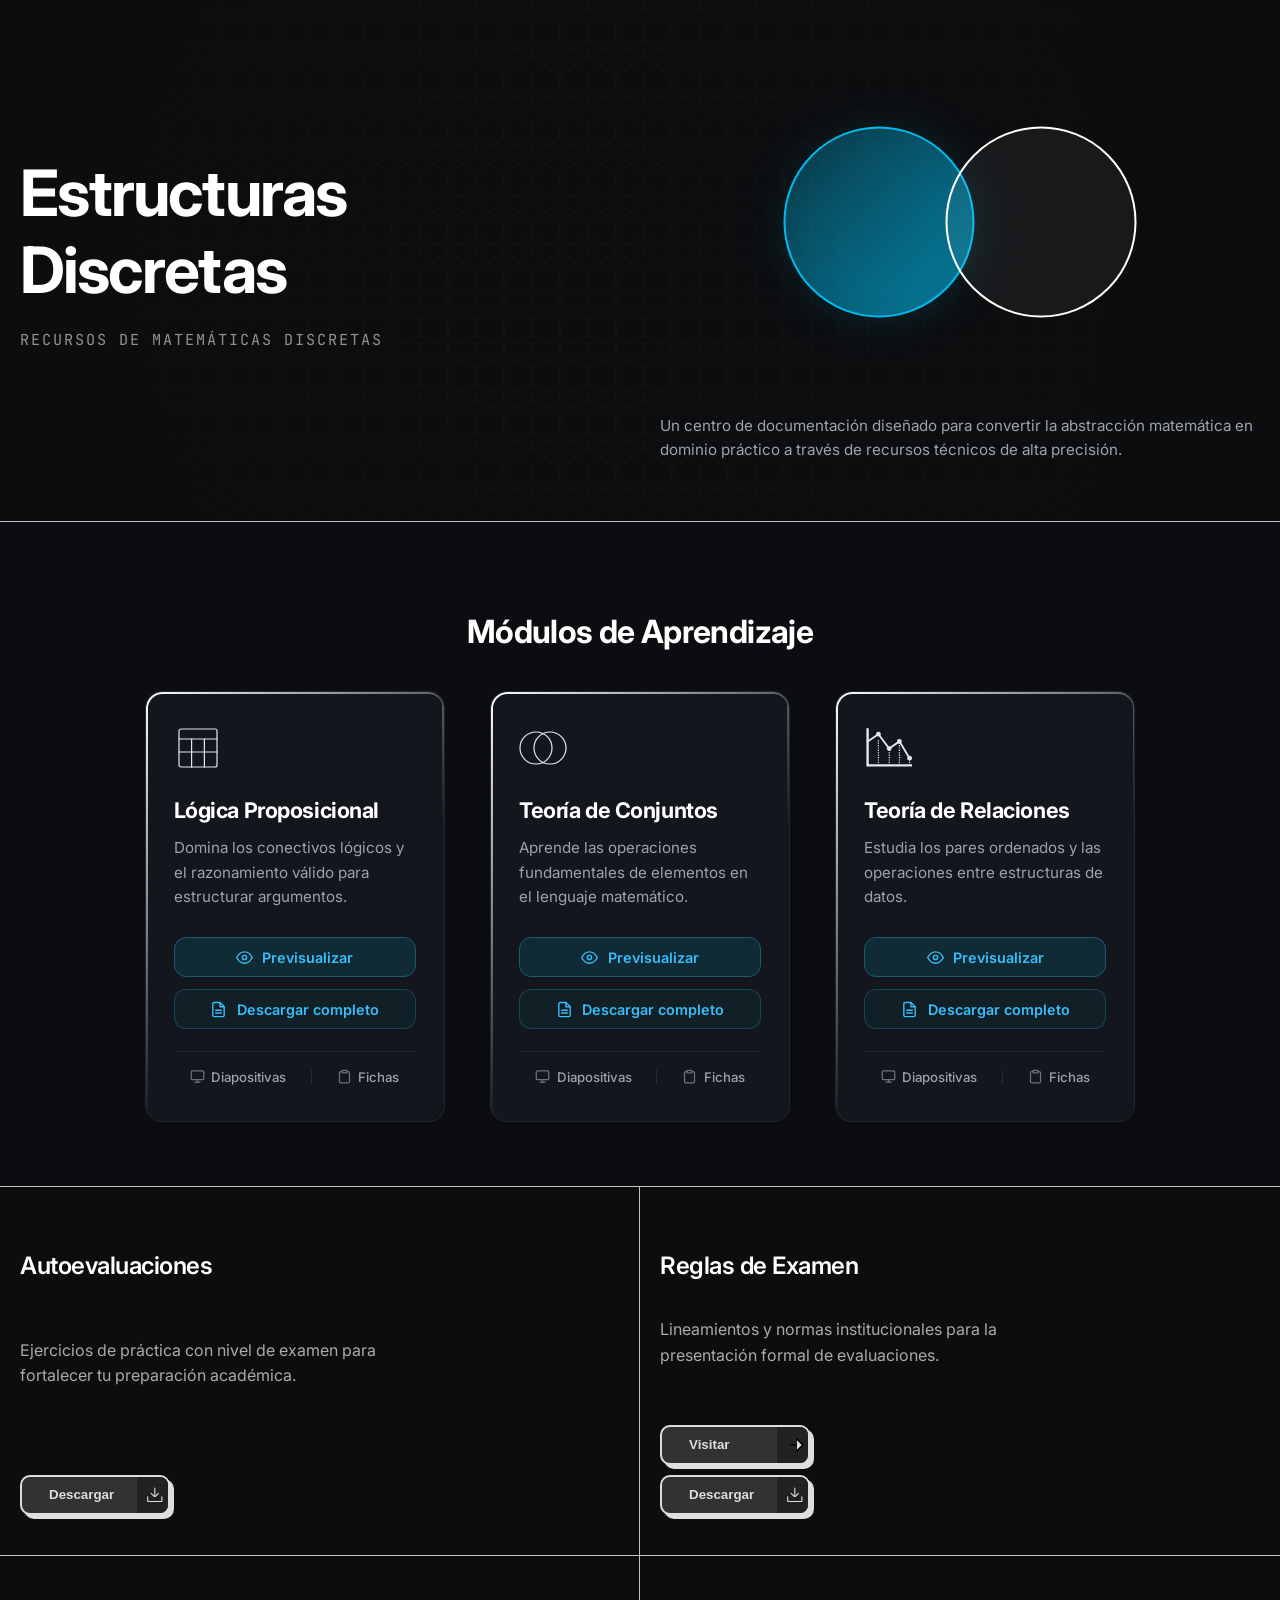
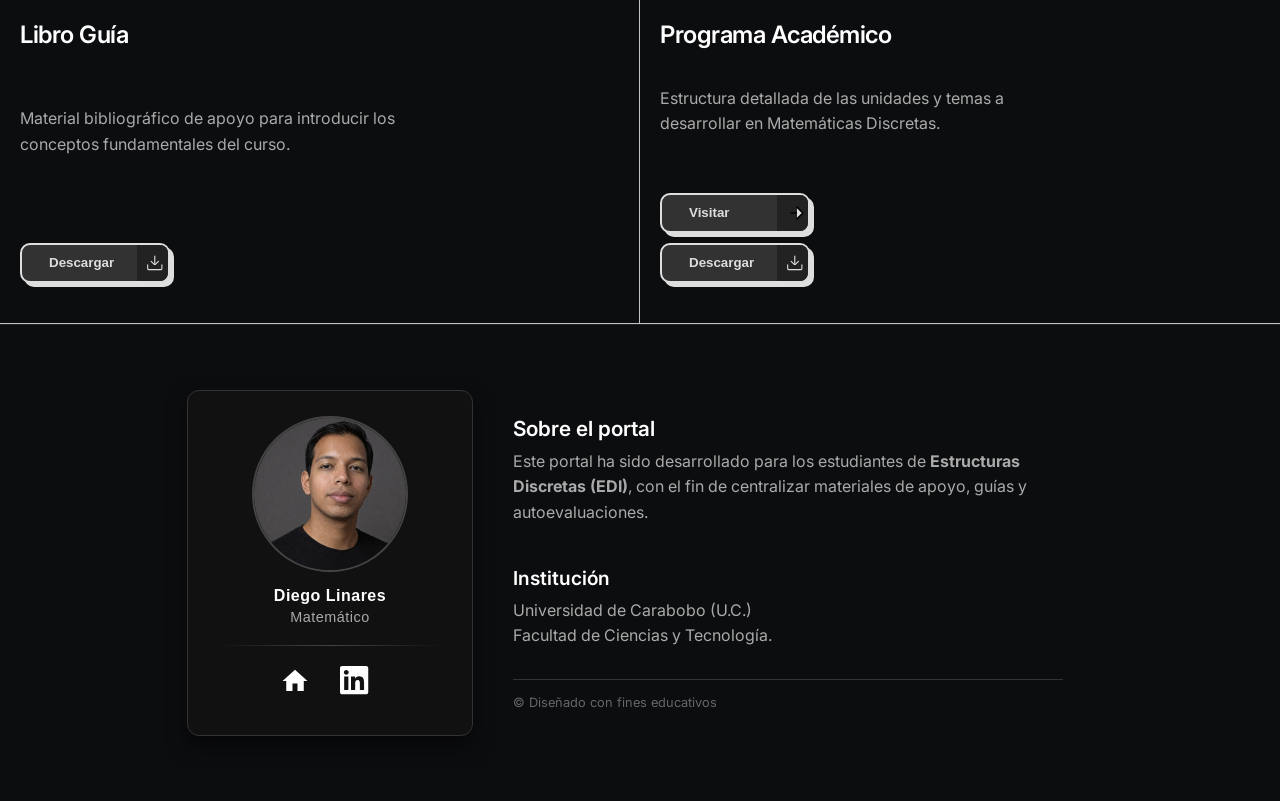
<file: index.html>
<!DOCTYPE html>
<html lang="es">

<head>
    <meta charset="UTF-8">
    <meta name="viewport" content="width=device-width, initial-scale=1.0">

    <title>Estructuras Discretas — Recursos de Matemáticas Discretas</title>
    <link rel="icon" type="image/png" href="assets/img/icon.png">

    <script type="application/ld+json">
    {
      "@context": "https://schema.org",
      "@type": "LearningResource",
      "name": "Estructuras Discretas — Recursos de Matemáticas Discretas",
      "url": "https://diegol117.github.io/elementos-discretos/",
      "inLanguage": "es",
      "author": {
        "@type": "Person",
        "name": "Diego Linares",
        "url": "https://diegol117.github.io/",
        "sameAs": [
          "https://www.linkedin.com/in/diegolinares117/",
          "https://orcid.org/0009-0003-5912-0066",
          "https://scholar.google.co.ve/citations?hl=es&user=8VQK9UcAAAAJ",
          "https://github.com/diegol117"
        ]
      }
    }
    </script>

    <meta name="description"
        content="Plataforma académica especializada en la arquitectura de las Matemáticas Discretas. Explore recursos sobre lógica proposicional, teoría de conjuntos y la elegancia de las relaciones funcionales.">

    <meta name="keywords"
        content="estructuras discretas, nexo discreto, lógica proposicional, teoría de conjuntos, relaciones matemáticas, recursos académicos, matemáticas discretas">
    <link href="https://fonts.googleapis.com/css2?family=Inter:wght@400;700&family=JetBrains+Mono&display=swap"
        rel="stylesheet">
    <link rel="stylesheet" href="style.css">
    <script src="assets/js/script.js" defer></script>
</head>

<body>

    <header class="hero-section">
        <div class="hexagon-grid" aria-hidden="true"></div>

        <div class="container-max hero-container">
            <div class="hero-title-block">
                <h1 class="hero-main-title">Estructuras<br>Discretas</h1>
                <p class="hero-subtitle">Recursos de Matemáticas Discretas</p>
            </div>

            <div class="hero-content-block">
                <div class="venn-animation-container">
                    <svg class="dynamic-venn" viewBox="0 0 400 240" xmlns="http://www.w3.org/2000/svg" role="img">
                        <title>Intersección y lógica de conjuntos</title>
                        <defs>
                            <linearGradient id="gradA" x1="0%" y1="0%" x2="100%" y2="100%">
                                <stop offset="0%" style="stop-color:#00baeb;stop-opacity:0.2" />
                                <stop offset="100%" style="stop-color:#00baeb;stop-opacity:0.6" />
                            </linearGradient>
                        </defs>
                        <circle class="circle-v circle-1" cx="140" cy="120" r="70" fill="url(#gradA)" stroke="#00baeb"
                            stroke-width="1.5" />
                        <circle class="circle-v circle-2" cx="260" cy="120" r="70" fill="rgba(255,255,255,0.05)"
                            stroke="white" stroke-width="1.5" />
                    </svg>
                </div>

                <div class="hero-text">
                    <p class="card-paragraph" style="font-size: 0.95rem;">
                        Un centro de documentación diseñado para convertir la abstracción matemática en dominio práctico
                        a través de recursos técnicos de alta precisión.
                    </p>
                </div>
            </div>
        </div>
    </header>

    <main>
        <section class="features-section">
            <div class="container-max">
                <h2 class="main-title">Módulos de Aprendizaje</h2>

                <div class="features-grid">
                    <!-- TARJETA 1: Lógica Proposicional -->
                    <article class="feature-card">
                        <div class="icon-box bg-yellow" aria-hidden="true">
                            <svg viewBox="0 0 24 24" xmlns="http://www.w3.org/2000/svg" fill="none"
                                stroke="currentColor" stroke-width="0.6" stroke-linecap="round" stroke-linejoin="round">
                                <rect x="2.5" y="2.5" width="19" height="19" rx="1" />
                                <line x1="2.5" y1="7.5" x2="21.5" y2="7.5" />
                                <line x1="2.5" y1="14" x2="21.5" y2="14" />
                                <line x1="8.8" y1="7.5" x2="8.8" y2="21.5" />
                                <line x1="15.2" y1="7.5" x2="15.2" y2="21.5" />
                            </svg>
                        </div>

                        <h3 class="card-title">Lógica Proposicional</h3>
                        <p class="card-paragraph">Domina los conectivos lógicos y el razonamiento válido para
                            estructurar argumentos.</p>

                        <div class="card-actions-group">
                            <!-- 1. Botón Previsualizar -->
                            <a href="assets/docs/apuntes_logica.html" target="_blank" rel="noopener noreferrer"
                                class="btn-apuntes btn-primary">
                                <svg viewBox="0 0 24 24" fill="none" stroke="currentColor" stroke-width="2"
                                    stroke-linecap="round" stroke-linejoin="round">
                                    <path d="M1 12s4-8 11-8 11 8 11 8-4 8-11 8-11-8-11-8z"></path>
                                    <circle cx="12" cy="12" r="3"></circle>
                                </svg>
                                <span>Previsualizar</span>
                            </a>

                            <!-- 2. Botón Descargar completo -->
                            <a href="assets/docs/apuntes-teoria-logica.pdf" download="apuntes-teoria-logica.pdf"
                                class="btn-apuntes btn-secondary">
                                <svg viewBox="0 0 24 24" fill="none" stroke="currentColor" stroke-width="2"
                                    stroke-linecap="round" stroke-linejoin="round">
                                    <path d="M14 2H6a2 2 0 0 0-2 2v16a2 2 0 0 0 2 2h12a2 2 0 0 0 2-2V8z"></path>
                                    <polyline points="14 2 14 8 20 8"></polyline>
                                    <line x1="16" y1="13" x2="8" y2="13"></line>
                                    <line x1="16" y1="17" x2="8" y2="17"></line>
                                </svg>
                                <span>Descargar completo</span>
                            </a>

                            <!-- 3. Enlaces discretos al pie: Diapositivas y Fichas -->
                            <div class="secondary-links-row">
                                <a href="assets/docs/unidad-1-logica-y-proposiciones.pdf"
                                    download="unidad-1-logica-y-proposiciones.pdf" class="discrete-link">
                                    <svg viewBox="0 0 24 24" fill="none" stroke="currentColor" stroke-width="2"
                                        stroke-linecap="round" stroke-linejoin="round">
                                        <rect x="2" y="3" width="20" height="14" rx="2" ry="2"></rect>
                                        <line x1="8" y1="21" x2="16" y2="21"></line>
                                        <line x1="12" y1="17" x2="12" y2="21"></line>
                                    </svg>
                                    <span>Diapositivas</span>
                                </a>

                                <span class="link-divider" aria-hidden="true"></span>

                                <a href="assets/docs/fichas-logica-proposicional.pdf"
                                    download="fichas-logica-proposicional.pdf" class="discrete-link">
                                    <svg viewBox="0 0 24 24" fill="none" stroke="currentColor" stroke-width="2"
                                        stroke-linecap="round" stroke-linejoin="round">
                                        <path
                                            d="M16 4h2a2 2 0 0 1 2 2v14a2 2 0 0 1-2 2H6a2 2 0 0 1-2-2V6a2 2 0 0 1 2-2h2">
                                        </path>
                                        <rect x="8" y="2" width="8" height="4" rx="1" ry="1"></rect>
                                    </svg>
                                    <span>Fichas</span>
                                </a>
                            </div>
                        </div>
                    </article>

                    <!-- TARJETA 2: Teoría de Conjuntos -->
                    <article class="feature-card">
                        <div class="icon-box bg-coral" aria-hidden="true">
                            <svg viewBox="0 0 24 24" fill="none" stroke="currentColor" stroke-width="0.6"
                                stroke-linecap="round" stroke-linejoin="round" xmlns="http://www.w3.org/2000/svg">
                                <circle cx="8.5" cy="12" r="8" />
                                <circle cx="15.5" cy="12" r="8" />
                            </svg>
                        </div>

                        <h3 class="card-title">Teoría de Conjuntos</h3>
                        <p class="card-paragraph">Aprende las operaciones fundamentales de elementos en el lenguaje
                            matemático.</p>

                        <div class="card-actions-group">
                            <!-- 1. Botón Previsualizar -->
                            <a href="assets/docs/apuntes_conjuntos.html" target="_blank" rel="noopener noreferrer"
                                rel="noopener noreferrer" class="btn-apuntes btn-primary">
                                <svg viewBox="0 0 24 24" fill="none" stroke="currentColor" stroke-width="2"
                                    stroke-linecap="round" stroke-linejoin="round">
                                    <path d="M1 12s4-8 11-8 11 8 11 8-4 8-11 8-11-8-11-8z"></path>
                                    <circle cx="12" cy="12" r="3"></circle>
                                </svg>
                                <span>Previsualizar</span>
                            </a>

                            <!-- 2. Botón Descargar completo -->
                            <a href="assets/docs/apuntes-teoria-conjuntos.pdf" download="apuntes-teoria-conjuntos.pdf"
                                class="btn-apuntes btn-secondary">
                                <svg viewBox="0 0 24 24" fill="none" stroke="currentColor" stroke-width="2"
                                    stroke-linecap="round" stroke-linejoin="round">
                                    <path d="M14 2H6a2 2 0 0 0-2 2v16a2 2 0 0 0 2 2h12a2 2 0 0 0 2-2V8z"></path>
                                    <polyline points="14 2 14 8 20 8"></polyline>
                                    <line x1="16" y1="13" x2="8" y2="13"></line>
                                    <line x1="16" y1="17" x2="8" y2="17"></line>
                                </svg>
                                <span>Descargar completo</span>
                            </a>

                            <!-- 3. Enlaces discretos al pie: Diapositivas y Fichas -->
                            <div class="secondary-links-row">
                                <a href="assets/docs/unidad-2-teoria-de-conjuntos.pdf"
                                    download="unidad-2-teoria-de-conjuntos.pdf" class="discrete-link">
                                    <svg viewBox="0 0 24 24" fill="none" stroke="currentColor" stroke-width="2"
                                        stroke-linecap="round" stroke-linejoin="round">
                                        <rect x="2" y="3" width="20" height="14" rx="2" ry="2"></rect>
                                        <line x1="8" y1="21" x2="16" y2="21"></line>
                                        <line x1="12" y1="17" x2="12" y2="21"></line>
                                    </svg>
                                    <span>Diapositivas</span>
                                </a>

                                <span class="link-divider" aria-hidden="true"></span>

                                <a href="assets/docs/fichas-teoria-de-conjuntos.pdf"
                                    download="fichas-teoria-de-conjuntos.pdf" class="discrete-link">
                                    <svg viewBox="0 0 24 24" fill="none" stroke="currentColor" stroke-width="2"
                                        stroke-linecap="round" stroke-linejoin="round">
                                        <path
                                            d="M16 4h2a2 2 0 0 1 2 2v14a2 2 0 0 1-2 2H6a2 2 0 0 1-2-2V6a2 2 0 0 1 2-2h2">
                                        </path>
                                        <rect x="8" y="2" width="8" height="4" rx="1" ry="1"></rect>
                                    </svg>
                                    <span>Fichas</span>
                                </a>
                            </div>
                        </div>
                    </article>

                    <!-- TARJETA 3: Teoría de Relaciones -->
                    <article class="feature-card">
                        <div class="icon-box bg-purple" aria-hidden="true">
                            <svg viewBox="0 0 400 350" xmlns="http://www.w3.org/2000/svg">
                                <style>
                                    .graph-line {
                                        stroke: currentColor;
                                        stroke-width: 15;
                                        fill: none;
                                        stroke-linecap: round;
                                    }

                                    .graph-dot {
                                        fill: currentColor;
                                    }

                                    .graph-axis {
                                        stroke: currentColor;
                                        stroke-width: 20;
                                        fill: none;
                                    }

                                    .column-dashed {
                                        stroke: currentColor;
                                        stroke-width: 10;
                                        fill: none;
                                        stroke-dasharray: 10;
                                    }
                                </style>
                                <rect width="70%" height="70%" fill="none" />
                                <polyline class="graph-axis" points="30,10 30,320 400,320" />
                                <line class="column-dashed" x1="120" y1="320" x2="120" y2="100" />
                                <line class="column-dashed" x1="210" y1="320" x2="210" y2="160" />
                                <line class="column-dashed" x1="295" y1="320" x2="295" y2="100" />
                                <line class="column-dashed" x1="380" y1="320" x2="380" y2="240" />
                                <polyline class="graph-line" points="30,120 120,60 210,180 295,120 380,260" />
                                <circle class="graph-dot" cx="120" cy="60" r="20" />
                                <circle class="graph-dot" cx="210" cy="180" r="20" />
                                <circle class="graph-dot" cx="295" cy="120" r="20" />
                                <circle class="graph-dot" cx="380" cy="260" r="20" />
                            </svg>
                        </div>

                        <h3 class="card-title">Teoría de Relaciones</h3>
                        <p class="card-paragraph">Estudia los pares ordenados y las operaciones entre estructuras de
                            datos.</p>

                        <div class="card-actions-group">
                            <!-- 1. Botón Previsualizar -->
                            <a href="assets/docs/apuntes_relaciones.html" target="_blank" rel="noopener noreferrer"
                                rel="noopener noreferrer" class="btn-apuntes btn-primary">
                                <svg viewBox="0 0 24 24" fill="none" stroke="currentColor" stroke-width="2"
                                    stroke-linecap="round" stroke-linejoin="round">
                                    <path d="M1 12s4-8 11-8 11 8 11 8-4 8-11 8-11-8-11-8z"></path>
                                    <circle cx="12" cy="12" r="3"></circle>
                                </svg>
                                <span>Previsualizar</span>
                            </a>

                            <!-- 2. Botón Descargar completo -->
                            <a href="assets/docs/apuntes-teoria-relaciones.pdf" download="apuntes-teoria-relaciones.pdf"
                                class="btn-apuntes btn-secondary">
                                <svg viewBox="0 0 24 24" fill="none" stroke="currentColor" stroke-width="2"
                                    stroke-linecap="round" stroke-linejoin="round">
                                    <path d="M14 2H6a2 2 0 0 0-2 2v16a2 2 0 0 0 2 2h12a2 2 0 0 0 2-2V8z"></path>
                                    <polyline points="14 2 14 8 20 8"></polyline>
                                    <line x1="16" y1="13" x2="8" y2="13"></line>
                                    <line x1="16" y1="17" x2="8" y2="17"></line>
                                </svg>
                                <span>Descargar completo</span>
                            </a>

                            <!-- 3. Enlaces discretos al pie: Diapositivas y Fichas -->
                            <div class="secondary-links-row">
                                <a href="assets/docs/unidad-3-relaciones-y-funciones.pdf"
                                    download="unidad-3-relaciones-y-funciones.pdf" class="discrete-link">
                                    <svg viewBox="0 0 24 24" fill="none" stroke="currentColor" stroke-width="2"
                                        stroke-linecap="round" stroke-linejoin="round">
                                        <rect x="2" y="3" width="20" height="14" rx="2" ry="2"></rect>
                                        <line x1="8" y1="21" x2="16" y2="21"></line>
                                        <line x1="12" y1="17" x2="12" y2="21"></line>
                                    </svg>
                                    <span>Diapositivas</span>
                                </a>

                                <span class="link-divider" aria-hidden="true"></span>

                                <a href="assets/docs/fichas-teoria-de-relaciones.pdf"
                                    download="fichas-teoria-de-relaciones.pdf" class="discrete-link">
                                    <svg viewBox="0 0 24 24" fill="none" stroke="currentColor" stroke-width="2"
                                        stroke-linecap="round" stroke-linejoin="round">
                                        <path
                                            d="M16 4h2a2 2 0 0 1 2 2v14a2 2 0 0 1-2 2H6a2 2 0 0 1-2-2V6a2 2 0 0 1 2-2h2">
                                        </path>
                                        <rect x="8" y="2" width="8" height="4" rx="1" ry="1"></rect>
                                    </svg>
                                    <span>Fichas</span>
                                </a>
                            </div>
                        </div>
                    </article>
                </div>
            </div>
        </section>

        <section class="downloads-section">
            <div class="container-max downloads-grid">
                <div class="download-card">
                    <h3 class="download-title">Autoevaluaciones</h3>
                    <p class="download-text">Ejercicios de práctica con nivel de examen para fortalecer tu preparación
                        académica.</p>
                    <button class="button"
                        onclick="descargarPDF('assets/docs/autoevaluaciones-matematicas-discretas.pdf', 'autoevaluaciones-matematicas-discretas.pdf')">
                        <span class="button__text">Descargar</span>
                        <span class="button__icon">
                            <svg class="svg" viewBox="0 0 45 35">
                                <path
                                    d="M17.5,22.131a1.249,1.249,0,0,1-1.25-1.25V2.187a1.25,1.25,0,0,1,2.5,0V20.881A1.25,1.25,0,0,1,17.5,22.131Z">
                                </path>
                                <path
                                    d="M17.5,22.693a3.189,3.189,0,0,1-2.262-.936L8.487,15.006a1.249,1.249,0,0,1,1.767-1.767l6.751,6.751a.7.7,0,0,0,.99,0l6.751-6.751a1.25,1.25,0,0,1,1.768,1.767l-6.752,6.751A3.191,3.191,0,0,1,17.5,22.693Z">
                                </path>
                                <path
                                    d="M31.436,34.063H3.564A3.318,3.318,0,0,1,.25,30.749V22.011a1.25,1.25,0,0,1,2.5,0v8.738a.815.815,0,0,0,.814.814H31.436a.815.815,0,0,0,.814-.814V22.011a1.25,1.25,0,1,1,2.5,0v8.738A3.318,3.318,0,0,1,31.436,34.063Z">
                                </path>
                            </svg>
                        </span>
                    </button>
                </div>

                <!-- REGLAS DE EXAMEN -->
                <div class="download-card">
                    <h3 class="download-title">Reglas de Examen</h3>
                    <p class="download-text">Lineamientos y normas institucionales para la presentación formal de
                        evaluaciones.</p>

                    <div style="display: flex; flex-direction: column; gap: 10px; margin-top: 15px;">

                        <!-- Botón Visitar con el diseño exacto solicitado -->
                        <button class="button" style="margin: 0;" onclick="window.open('assets/docs/normas.html', '_blank')">
                            <span class="button__text">Visitar</span>
                            <span class="button__icon">
                                <svg class="svg" viewBox="0 0 24 24" fill="none" stroke="currentColor" stroke-width="2"
                                    stroke-linecap="round" stroke-linejoin="round">
                                    <line x1="5" y1="12" x2="19" y2="12"></line>
                                    <polyline points="12 5 19 12 12 19"></polyline>
                                </svg>
                            </span>
                        </button>

                        <button class="button" style="margin: 0;"
                            onclick="descargarPDF('assets/docs/normas-curso-estructuras-discretas.pdf', 'normas-curso-estructuras-discretas.pdf')">
                            <span class="button__text">Descargar</span>
                            <span class="button__icon">
                                <svg class="svg" viewBox="0 0 45 35">
                                    <path d="M17.5,22.131a1.249,1.249,0,0,1-1.25-1.25V2.187a1.25,1.25,0,0,1,2.5,0V20.881A1.25,1.25,0,0,1,17.5,22.131Z"></path>
                                    <path d="M17.5,22.693a3.189,3.189,0,0,1-2.262-.936L8.487,15.006a1.249,1.249,0,0,1,1.767-1.767l6.751,6.751a.7.7,0,0,0,.99,0l6.751-6.751a1.25,1.25,0,0,1,1.768,1.767l-6.752,6.751A3.191,3.191,0,0,1,17.5,22.693Z"></path>
                                    <path d="M31.436,34.063H3.564A3.318,3.318,0,0,1,.25,30.749V22.011a1.25,1.25,0,0,1,2.5,0v8.738a.815.815,0,0,0,.814.814H31.436a.815.815,0,0,0,.814-.814V22.011a1.25,1.25,0,1,1,2.5,0v8.738A3.318,3.318,0,0,1,31.436,34.063Z"></path>
                                </svg>
                            </span>
                        </button>


                    </div>
                </div>

                <div class="download-card">
                    <h3 class="download-title">Libro Guía</h3>
                    <p class="download-text">Material bibliográfico de apoyo para introducir los conceptos fundamentales
                        del curso.</p>
                    <button class="button"
                        onclick="event.preventDefault(); descargarPDF('assets/docs/guia-murillo-estructuras-discretas.pdf', 'guia-murillo-estructuras-discretas.pdf')">
                        <span class="button__text">Descargar</span>
                        <span class="button__icon">
                            <svg class="svg" viewBox="0 0 45 35">
                                <path
                                    d="M17.5,22.131a1.249,1.249,0,0,1-1.25-1.25V2.187a1.25,1.25,0,0,1,2.5,0V20.881A1.25,1.25,0,0,1,17.5,22.131Z">
                                </path>
                                <path
                                    d="M17.5,22.693a3.189,3.189,0,0,1-2.262-.936L8.487,15.006a1.249,1.249,0,0,1,1.767-1.767l6.751,6.751a.7.7,0,0,0,.99,0l6.751-6.751a1.25,1.25,0,0,1,1.768,1.767l-6.752,6.751A3.191,3.191,0,0,1,17.5,22.693Z">
                                </path>
                                <path
                                    d="M31.436,34.063H3.564A3.318,3.318,0,0,1,.25,30.749V22.011a1.25,1.25,0,0,1,2.5,0v8.738a.815.815,0,0,0,.814.814H31.436a.815.815,0,0,0,.814-.814V22.011a1.25,1.25,0,1,1,2.5,0v8.738A3.318,3.318,0,0,1,31.436,34.063Z">
                                </path>
                            </svg>
                        </span>
                    </button>
                </div>

                <!-- PROGRAMA ACADÉMICO -->
                <div class="download-card">
                    <h3 class="download-title">Programa Académico</h3>
                    <p class="download-text">Estructura detallada de las unidades y temas a desarrollar en Matemáticas
                        Discretas.</p>

                    <div style="display: flex; flex-direction: column; gap: 10px; margin-top: 15px;">


                        <!-- Botón Visitar con el diseño exacto solicitado -->
                        <button class="button" style="margin: 0;" onclick="window.open('assets/docs/temas.html', '_blank')">
                            <span class="button__text">Visitar</span>
                            <span class="button__icon">
                                <svg class="svg" viewBox="0 0 24 24" fill="none" stroke="currentColor" stroke-width="2"
                                    stroke-linecap="round" stroke-linejoin="round">
                                    <line x1="5" y1="12" x2="19" y2="12"></line>
                                    <polyline points="12 5 19 12 12 19"></polyline>
                                </svg>
                            </span>
                        </button>

                        <button class="button" style="margin: 0;"
                            onclick="descargarPDF('assets/docs/temario-estructuras-discretas-uc.pdf', 'temario-estructuras-discretas-uc.pdf')">
                            <span class="button__text">Descargar</span>
                            <span class="button__icon">
                                <svg class="svg" viewBox="0 0 45 35">
                                    <path d="M17.5,22.131a1.249,1.249,0,0,1-1.25-1.25V2.187a1.25,1.25,0,0,1,2.5,0V20.881A1.25,1.25,0,0,1,17.5,22.131Z"></path>
                                    <path d="M17.5,22.693a3.189,3.189,0,0,1-2.262-.936L8.487,15.006a1.249,1.249,0,0,1,1.767-1.767l6.751,6.751a.7.7,0,0,0,.99,0l6.751-6.751a1.25,1.25,0,0,1,1.768,1.767l-6.752,6.751A3.191,3.191,0,0,1,17.5,22.693Z"></path>
                                    <path d="M31.436,34.063H3.564A3.318,3.318,0,0,1,.25,30.749V22.011a1.25,1.25,0,0,1,2.5,0v8.738a.815.815,0,0,0,.814.814H31.436a.815.815,0,0,0,.814-.814V22.011a1.25,1.25,0,1,1,2.5,0v8.738A3.318,3.318,0,0,1,31.436,34.063Z"></path>
                                </svg>
                            </span>
                        </button>


                    </div>
                </div>
            </div>
        </section>


        <section class="profile-section">
            <div class="container-max"
                style="display: flex; flex-wrap: wrap; justify-content: center; align-items: center; gap: 10px; padding: 1px 1px; margin: 0 auto;">

                <div class="card-client" style="margin: 0;">
                    <div class="user-picture">
                        <img src="assets/img/profile-diego-2.jpg" alt="Diego Linares"
                            style="width: 100%; height: 100%; object-fit: cover; display: block;">
                    </div>
                    <p class="name-client">
                        Diego Linares
                        <span>Matemático</span>
                    </p>
                    <div class="social-media">
                        <ul
                            style="display:flex; flex-wrap:wrap; justify-content:center; gap:20px; padding:0; list-style:none; margin: 0;">

                            <li>
                                <a href="https://diegol117.github.io/" target="_blank" rel="noopener noreferrer">
                                    <svg viewBox="0 0 24 24" fill="currentColor" style="width: 30px; height: 30px;">
                                        <path d="M10 20v-6h4v6h5v-8h3L12 3 2 12h3v8z" />
                                    </svg>
                                    <span class="tooltip-social">Website</span>
                                </a>
                            </li>
                            <li>
                                <a href="https://www.linkedin.com/in/diegolinares117/" target="_blank"
                                    rel="noopener noreferrer">
                                    <svg viewBox="0 0 34 34" fill="currentColor" role="img"
                                        style="width: 40px; height: 40px;">
                                        <path
                                            d="M20.447 20.452h-3.554v-5.569c0-1.328-.027-3.037-1.852-3.037-1.853 0-2.136 1.445-2.136 2.939v5.667H9.351V9h3.414v1.561h.046c.477-.9 1.637-1.85 3.37-1.85 3.601 0 4.267 2.37 4.267 5.455v6.286zM5.337 7.433c-1.144 0-2.063-.926-2.063-2.065 0-1.138.92-2.063 2.063-2.063 1.14 0 2.064.925 2.064 2.063 0 1.139-.925 2.065-2.064 2.065zm1.782 13.019H3.555V9h3.564v11.452zM22.225 0H1.771C.792 0 0 .774 0 1.729v20.542C0 23.227.792 24 1.771 24h20.451C23.2 24 24 23.227 24 22.271V1.729C24 .774 23.2 0 22.222 0h.003z">
                                        </path>
                                    </svg>
                                    <span class="tooltip-social">LinkedIn</span>
                                </a>
                            </li>

                        </ul>
                    </div>
                </div>

                <div class="profile-info"
                    style="max-width: 550px; text-align: left; margin-left: 30px; margin-right: 30px; padding: 40px 0;">

                    <div class="info-item" style="margin-bottom: 40px;">
                        <h4 style="color: #fff; margin-bottom: 8px; font-size: 1.3rem;">Sobre el portal</h4>
                        <p style="color: #aaa; line-height: 1.6; font-size: 1rem; margin: 0;">
                            Este portal ha sido desarrollado para los estudiantes de <strong>Estructuras Discretas
                                (EDI)</strong>, con el fin de centralizar materiales de apoyo, guías y autoevaluaciones.
                        </p>
                    </div>

                    <div class="info-item" style="margin-bottom: 20px;">
                        <h4 style="color: #fff; margin-bottom: 8px; font-size: 1.2rem;">Institución</h4>
                        <p style="color: #aaa; line-height: 1.6; font-size: 1rem; margin: 0;">
                            Universidad de Carabobo (U.C.)<br>
                            Facultad de Ciencias y Tecnología.
                        </p>
                    </div>

                    <div class="info-footer" style="border-top: 1px solid #333; padding-top: 15px; margin-top: 30px;">
                        <p style="color: #666; font-size: 0.8rem; margin: 0;">© Diseñado con fines educativos</p>
                    </div>
                </div>
            </div>
        </section>


    </main>

</body>

</html>
</file>
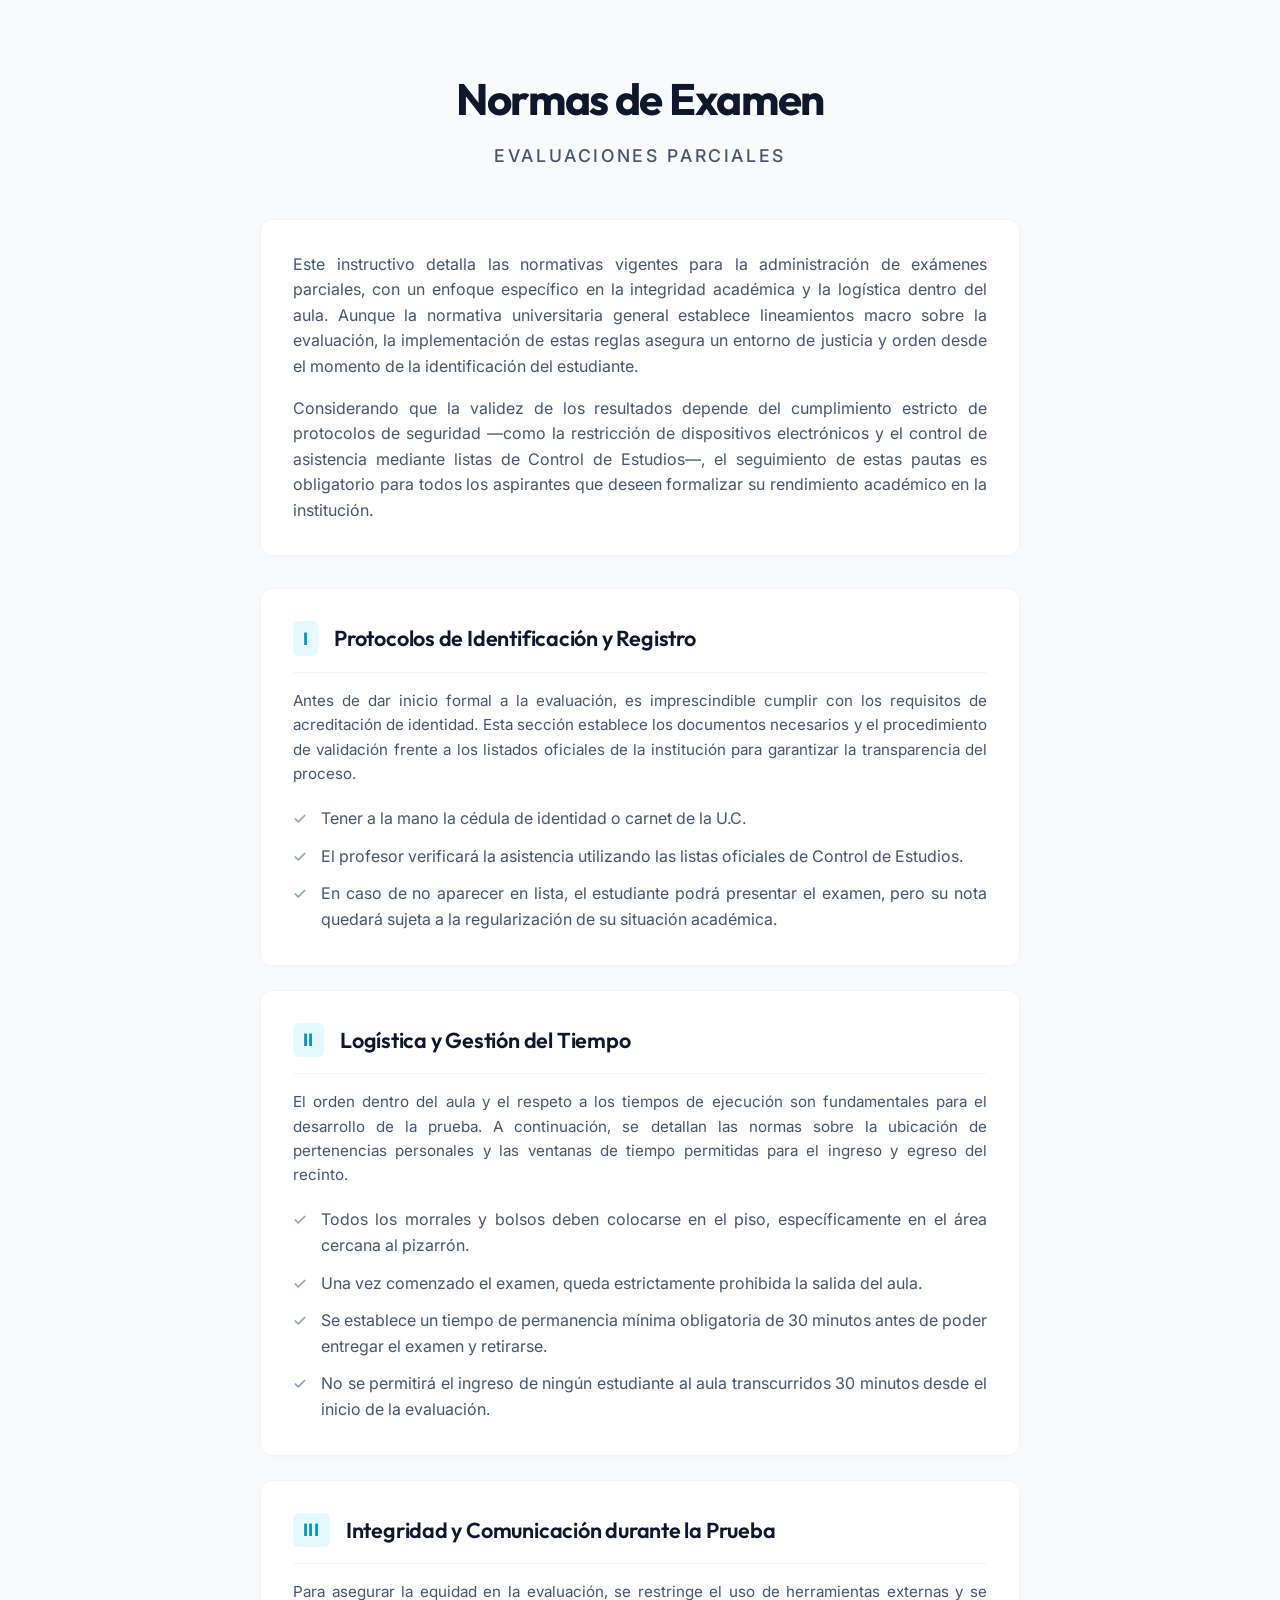
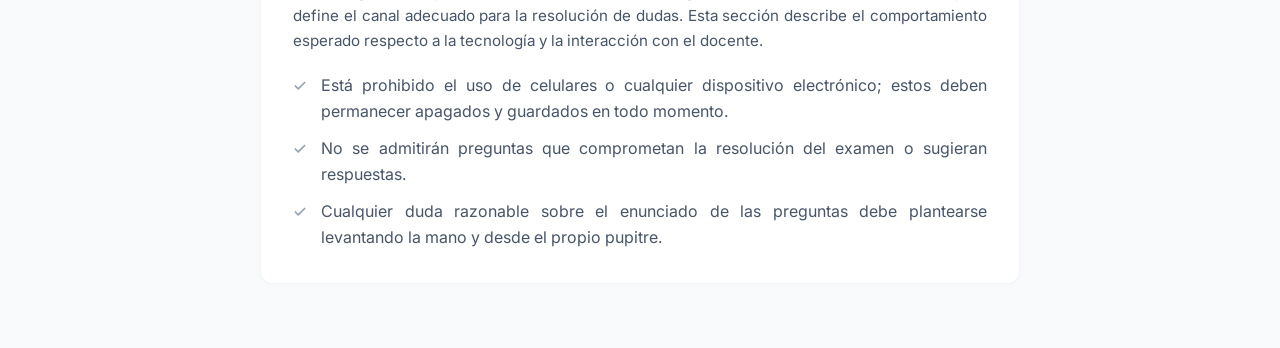
<file: assets/docs/normas.html>
<!DOCTYPE html>
<html lang="es">
<head>
  <meta charset="UTF-8">
  <meta name="viewport" content="width=device-width, initial-scale=1.0">
  <title>Normas de Examen</title>
  
  <!-- Fuentes de Google -->
  <link rel="preconnect" href="https://fonts.googleapis.com">
  <link rel="preconnect" href="https://fonts.gstatic.com" crossorigin>
  <link href="https://fonts.googleapis.com/css2?family=Inter:wght@400;500&family=Outfit:wght@500;600;700&display=swap" rel="stylesheet">

  <style>
    :root {
      --bg: #f8fafc;
      --surface: #ffffff;
      --text-main: #0f172a;
      --text-muted: #475569;
      
      /* Color principal (Cian) */
      --primary: #00baeb; 
      /* Fondo sutil para la etiqueta numérica */
      --primary-light: rgba(0, 186, 235, 0.1); 
      
      --border: #e2e8f0;
    }

    * {
      box-sizing: border-box;
      margin: 0;
      padding: 0;
    }

    body {
      font-family: 'Inter', system-ui, sans-serif;
      background-color: var(--bg);
      color: var(--text-main);
      line-height: 1.6;
      padding: 4rem 1.5rem;
    }

    .container {
      max-width: 760px;
      margin: 0 auto;
    }

    /* Encabezado */
    .header {
      text-align: center;
      margin-bottom: 3rem;
    }

    .header h1 {
      font-family: 'Outfit', sans-serif;
      font-size: 2.75rem;
      font-weight: 700;
      color: var(--text-main);
      margin-bottom: 0.5rem;
      letter-spacing: -0.03em;
    }

    .header p {
      color: var(--text-muted);
      font-size: 1.1rem;
      text-transform: uppercase;
      letter-spacing: 0.15em;
      font-weight: 500;
    }

    /* Texto introductorio general */
    .intro-text {
      background-color: var(--surface);
      border: 1px solid #f1f5f9;
      border-radius: 12px;
      padding: 2rem;
      margin-bottom: 2rem;
      box-shadow: 0 2px 12px -4px rgba(0, 0, 0, 0.04);
      color: var(--text-muted);
      text-align: justify;
    }

    .intro-text p {
      margin-bottom: 1rem;
    }

    .intro-text p:last-child {
      margin-bottom: 0;
    }

    /* Contenedor de los Temas */
    .syllabus-list {
      display: flex;
      flex-direction: column;
      gap: 1.5rem;
    }

    /* Tarjeta del Tema */
    .module {
      background-color: var(--surface);
      border: 1px solid #f1f5f9;
      border-radius: 12px;
      padding: 2rem;
      position: relative;
      box-shadow: 0 2px 12px -4px rgba(0, 0, 0, 0.04);
      transition: all 0.3s ease;
      overflow: hidden;
    }

    /* Barra de gradiente al hacer hover */
    .module::before {
      content: "";
      position: absolute;
      top: 0;
      left: 0;
      width: 4px;
      height: 100%;
      background: linear-gradient(180deg, rgba(0,186,235,1) 0%, rgba(0,186,235,0.3) 100%);
      opacity: 0;
      transition: opacity 0.3s ease;
    }

    .module:hover {
      box-shadow: 0 8px 25px -5px rgba(0, 186, 235, 0.15);
      border-color: #e0f2fe;
      transform: translateX(4px);
    }

    .module:hover::before {
      opacity: 1;
    }

    /* Cabecera de la tarjeta */
    .module-header {
      display: flex;
      align-items: center;
      gap: 1rem;
      margin-bottom: 1rem;
      border-bottom: 1px solid #f1f5f9;
      padding-bottom: 1rem;
    }

    /* Número / Etiqueta estilizada */
    .module-number {
      font-family: 'Outfit', sans-serif;
      font-weight: 700;
      font-size: 1.1rem;
      color: #0096c0;
      background-color: var(--primary-light);
      padding: 0.2rem 0.6rem;
      border-radius: 6px;
      letter-spacing: 0.05em;
    }

    /* Título del Tema */
    .module h2 {
      font-family: 'Outfit', sans-serif;
      font-size: 1.35rem;
      font-weight: 600;
      color: var(--text-main);
      letter-spacing: -0.01em;
    }

    /* Párrafo descriptivo dentro de la tarjeta */
    .module-desc {
      color: var(--text-muted);
      font-size: 0.95rem;
      margin-bottom: 1.25rem;
      text-align: justify;
    }

    /* Lista de subtemas */
    .subtopics {
      list-style: none;
      display: flex;
      flex-direction: column;
      gap: 0.75rem;
    }

    .subtopics li {
      position: relative;
      padding-left: 1.75rem;
      color: var(--text-muted);
      font-size: 1rem;
      text-align: justify;
    }

    /* Ícono de check minimalista */
    .subtopics li::before {
      content: "";
      position: absolute;
      left: 0;
      top: 6px;
      width: 14px;
      height: 14px;
      background-image: url("data:image/svg+xml,%3Csvg xmlns='http://www.w3.org/2000/svg' viewBox='0 0 24 24' fill='none' stroke='%2394a3b8' stroke-width='3' stroke-linecap='round' stroke-linejoin='round'%3E%3Cpolyline points='20 6 9 17 4 12'%3E%3C/polyline%3E%3C/svg%3E");
      background-size: contain;
      background-position: center;
      background-repeat: no-repeat;
      transition: stroke 0.3s ease;
    }

    .module:hover .subtopics li::before {
      background-image: url("data:image/svg+xml,%3Csvg xmlns='http://www.w3.org/2000/svg' viewBox='0 0 24 24' fill='none' stroke='%2300baeb' stroke-width='3' stroke-linecap='round' stroke-linejoin='round'%3E%3Cpolyline points='20 6 9 17 4 12'%3E%3C/polyline%3E%3C/svg%3E");
    }

    /* Adaptación para móviles */
    @media (max-width: 600px) {
      body { padding: 2.5rem 1rem; }
      .header h1 { font-size: 2rem; }
      .module { padding: 1.5rem; }
      .intro-text { padding: 1.5rem; }
      .module:hover { transform: none; }
      .module-header { flex-direction: column; align-items: flex-start; gap: 0.5rem; }
      .module h2 { font-size: 1.2rem; }
      .subtopics li { font-size: 0.95rem; }
    }
  </style>
</head>
<body>

  <div class="container">
    
    <header class="header">
      <h1>Normas de Examen</h1>
      <p>Evaluaciones Parciales</p>
    </header>

    <!-- Párrafos Introductorios -->
    <div class="intro-text">
      <p>Este instructivo detalla las normativas vigentes para la administración de exámenes parciales, con un enfoque específico en la integridad académica y la logística dentro del aula. Aunque la normativa universitaria general establece lineamientos macro sobre la evaluación, la implementación de estas reglas asegura un entorno de justicia y orden desde el momento de la identificación del estudiante.</p>
      <p>Considerando que la validez de los resultados depende del cumplimiento estricto de protocolos de seguridad —como la restricción de dispositivos electrónicos y el control de asistencia mediante listas de Control de Estudios—, el seguimiento de estas pautas es obligatorio para todos los aspirantes que deseen formalizar su rendimiento académico en la institución.</p>
    </div>

    <div class="syllabus-list">

      <!-- SECCIÓN I -->
      <div class="module">
        <div class="module-header">
          <span class="module-number">I</span>
          <h2>Protocolos de Identificación y Registro</h2>
        </div>
        <p class="module-desc">Antes de dar inicio formal a la evaluación, es imprescindible cumplir con los requisitos de acreditación de identidad. Esta sección establece los documentos necesarios y el procedimiento de validación frente a los listados oficiales de la institución para garantizar la transparencia del proceso.</p>
        <ul class="subtopics">
          <li>Tener a la mano la cédula de identidad o carnet de la U.C.</li>
          <li>El profesor verificará la asistencia utilizando las listas oficiales de Control de Estudios.</li>
          <li>En caso de no aparecer en lista, el estudiante podrá presentar el examen, pero su nota quedará sujeta a la regularización de su situación académica.</li>
        </ul>
      </div>

      <!-- SECCIÓN II -->
      <div class="module">
        <div class="module-header">
          <span class="module-number">II</span>
          <h2>Logística y Gestión del Tiempo</h2>
        </div>
        <p class="module-desc">El orden dentro del aula y el respeto a los tiempos de ejecución son fundamentales para el desarrollo de la prueba. A continuación, se detallan las normas sobre la ubicación de pertenencias personales y las ventanas de tiempo permitidas para el ingreso y egreso del recinto.</p>
        <ul class="subtopics">
          <li>Todos los morrales y bolsos deben colocarse en el piso, específicamente en el área cercana al pizarrón.</li>
          <li>Una vez comenzado el examen, queda estrictamente prohibida la salida del aula.</li>
          <li>Se establece un tiempo de permanencia mínima obligatoria de 30 minutos antes de poder entregar el examen y retirarse.</li>
          <li>No se permitirá el ingreso de ningún estudiante al aula transcurridos 30 minutos desde el inicio de la evaluación.</li>
        </ul>
      </div>

      <!-- SECCIÓN III -->
      <div class="module">
        <div class="module-header">
          <span class="module-number">III</span>
          <h2>Integridad y Comunicación durante la Prueba</h2>
        </div>
        <p class="module-desc">Para asegurar la equidad en la evaluación, se restringe el uso de herramientas externas y se define el canal adecuado para la resolución de dudas. Esta sección describe el comportamiento esperado respecto a la tecnología y la interacción con el docente.</p>
        <ul class="subtopics">
          <li>Está prohibido el uso de celulares o cualquier dispositivo electrónico; estos deben permanecer apagados y guardados en todo momento.</li>
          <li>No se admitirán preguntas que comprometan la resolución del examen o sugieran respuestas.</li>
          <li>Cualquier duda razonable sobre el enunciado de las preguntas debe plantearse levantando la mano y desde el propio pupitre.</li>
        </ul>
      </div>

    </div>
  </div>

</body>
</html>
</file>
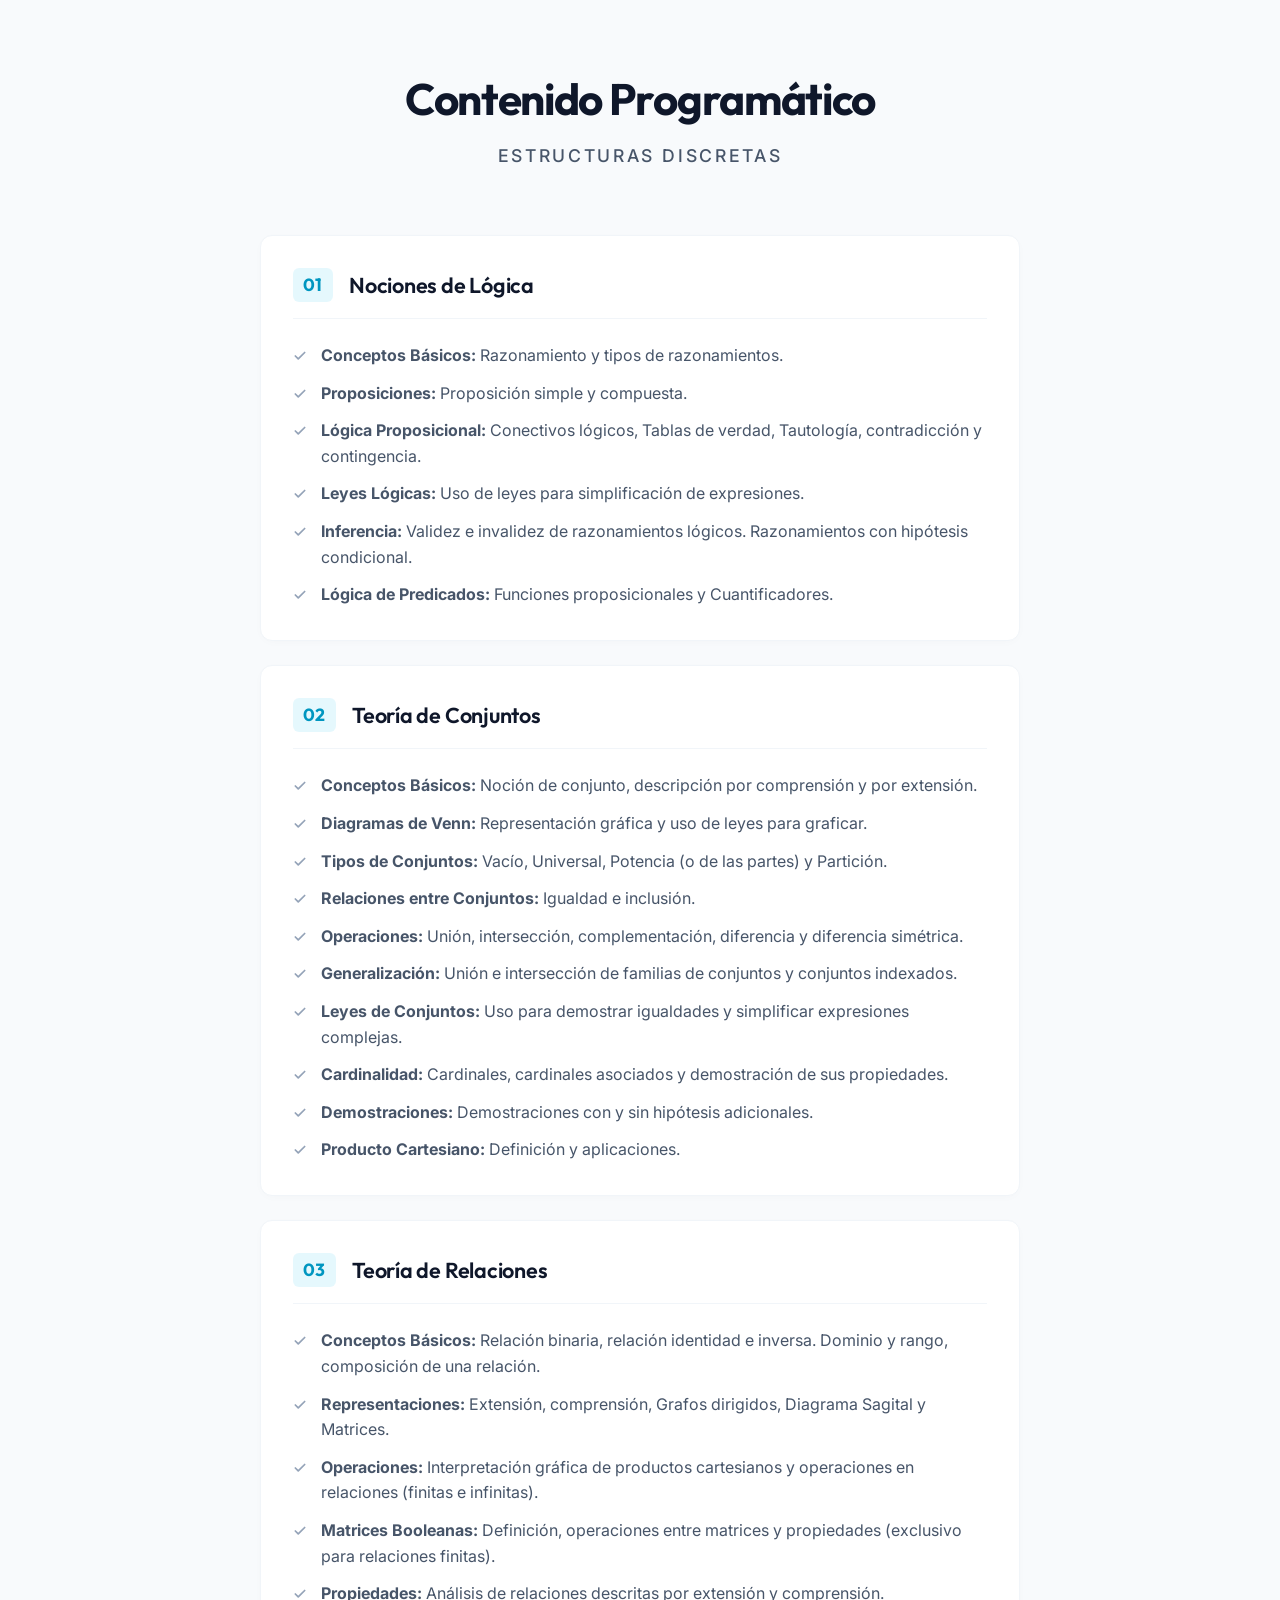
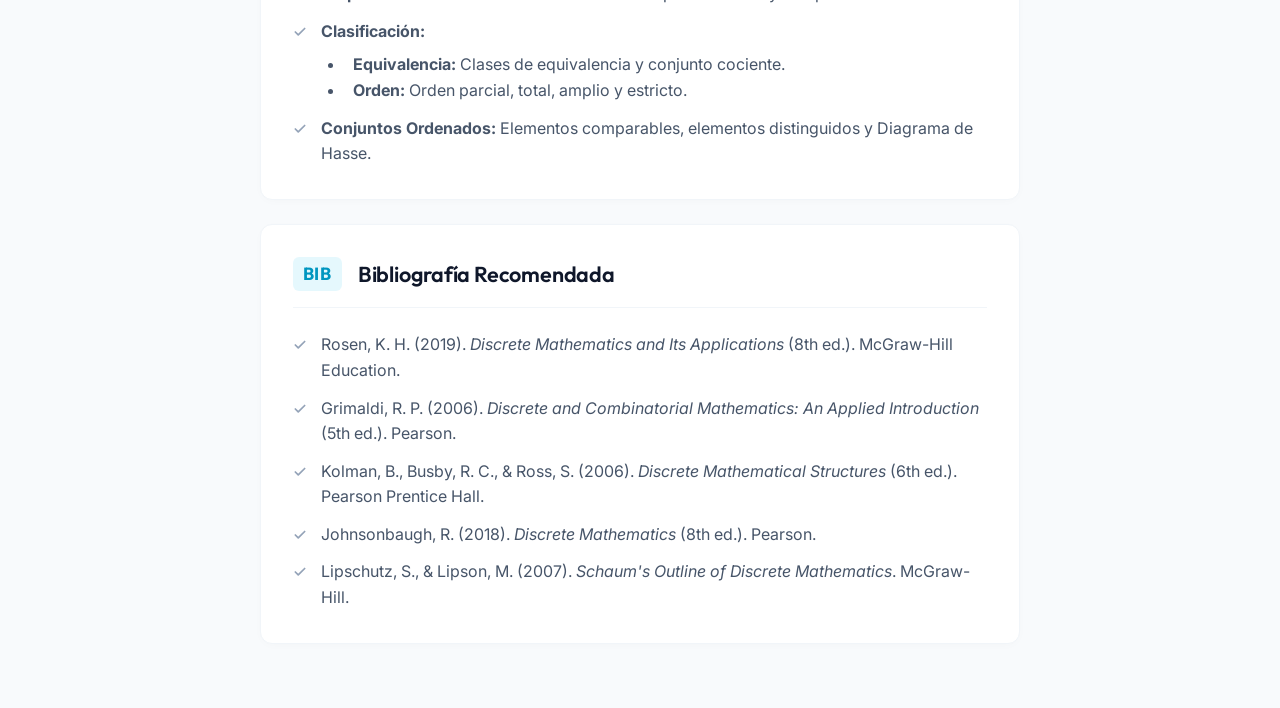
<file: assets/docs/temas.html>
<!DOCTYPE html>
<html lang="es">
<head>
  <meta charset="UTF-8">
  <meta name="viewport" content="width=device-width, initial-scale=1.0">
  <title>Temario de Estructuras Discretas</title>
  
  <!-- Fuentes de Google -->
  <link rel="preconnect" href="https://fonts.googleapis.com">
  <link rel="preconnect" href="https://fonts.gstatic.com" crossorigin>
  <link href="https://fonts.googleapis.com/css2?family=Inter:wght@400;500&family=Outfit:wght@500;600;700&display=swap" rel="stylesheet">

  <style>
    :root {
      --bg: #f8fafc;
      --surface: #ffffff;
      --text-main: #0f172a;
      --text-muted: #475569;
      
      /* Color principal (Cian) */
      --primary: #00baeb; 
      /* Fondo sutil para la etiqueta numérica */
      --primary-light: rgba(0, 186, 235, 0.1); 
      
      --border: #e2e8f0;
    }

    * {
      box-sizing: border-box;
      margin: 0;
      padding: 0;
    }

    body {
      font-family: 'Inter', system-ui, sans-serif;
      background-color: var(--bg);
      color: var(--text-main);
      line-height: 1.6;
      padding: 4rem 1.5rem;
    }

    .container {
      max-width: 760px;
      margin: 0 auto;
    }

    /* Encabezado */
    .header {
      text-align: center;
      margin-bottom: 4rem;
    }

    .header h1 {
      font-family: 'Outfit', sans-serif;
      font-size: 2.75rem;
      font-weight: 700;
      color: var(--text-main);
      margin-bottom: 0.5rem;
      letter-spacing: -0.03em;
    }

    .header p {
      color: var(--text-muted);
      font-size: 1.1rem;
      text-transform: uppercase;
      letter-spacing: 0.15em;
      font-weight: 500;
    }

    /* Contenedor de los Temas */
    .syllabus-list {
      display: flex;
      flex-direction: column;
      gap: 1.5rem;
    }

    /* Tarjeta del Tema */
    .module {
      background-color: var(--surface);
      border: 1px solid #f1f5f9;
      border-radius: 12px;
      padding: 2rem;
      position: relative;
      box-shadow: 0 2px 12px -4px rgba(0, 0, 0, 0.04);
      transition: all 0.3s ease;
      overflow: hidden;
    }

    /* Barra de gradiente al hacer hover */
    .module::before {
      content: "";
      position: absolute;
      top: 0;
      left: 0;
      width: 4px;
      height: 100%;
      background: linear-gradient(180deg, rgba(0,186,235,1) 0%, rgba(0,186,235,0.3) 100%);
      opacity: 0;
      transition: opacity 0.3s ease;
    }

    .module:hover {
      box-shadow: 0 8px 25px -5px rgba(0, 186, 235, 0.15);
      border-color: #e0f2fe;
      transform: translateX(4px);
    }

    .module:hover::before {
      opacity: 1;
    }

    /* Cabecera de la tarjeta */
    .module-header {
      display: flex;
      align-items: center;
      gap: 1rem;
      margin-bottom: 1.5rem;
      border-bottom: 1px solid #f1f5f9;
      padding-bottom: 1rem;
    }

    /* Número / Etiqueta estilizada */
    .module-number {
      font-family: 'Outfit', sans-serif;
      font-weight: 700;
      font-size: 1.1rem;
      color: #0096c0;
      background-color: var(--primary-light);
      padding: 0.2rem 0.6rem;
      border-radius: 6px;
      letter-spacing: 0.05em;
    }

    /* Título del Tema */
    .module h2 {
      font-family: 'Outfit', sans-serif;
      font-size: 1.35rem;
      font-weight: 600;
      color: var(--text-main);
      letter-spacing: -0.01em;
    }

    /* Lista de subtemas */
    .subtopics {
      list-style: none;
      display: flex;
      flex-direction: column;
      gap: 0.75rem;
    }

    .subtopics li {
      position: relative;
      padding-left: 1.75rem;
      color: var(--text-muted);
      font-size: 1rem;
    }

    /* Ícono de check minimalista */
    .subtopics li::before {
      content: "";
      position: absolute;
      left: 0;
      top: 6px;
      width: 14px;
      height: 14px;
      background-image: url("data:image/svg+xml,%3Csvg xmlns='http://www.w3.org/2000/svg' viewBox='0 0 24 24' fill='none' stroke='%2394a3b8' stroke-width='3' stroke-linecap='round' stroke-linejoin='round'%3E%3Cpolyline points='20 6 9 17 4 12'%3E%3C/polyline%3E%3C/svg%3E");
      background-size: contain;
      background-position: center;
      background-repeat: no-repeat;
      transition: stroke 0.3s ease;
    }

    .module:hover .subtopics li::before {
      background-image: url("data:image/svg+xml,%3Csvg xmlns='http://www.w3.org/2000/svg' viewBox='0 0 24 24' fill='none' stroke='%2300baeb' stroke-width='3' stroke-linecap='round' stroke-linejoin='round'%3E%3Cpolyline points='20 6 9 17 4 12'%3E%3C/polyline%3E%3C/svg%3E");
    }

    /* Estilos para sublistas anidadas (Ej: Clasificación) */
    .subtopics ul {
      list-style-type: disc;
      margin-top: 0.5rem;
      margin-left: 0.5rem;
      padding-left: 1rem;
    }

    .subtopics ul li {
      padding-left: 0.5rem;
    }

    .subtopics ul li::before {
      display: none; /* Oculta el check para los sub-items */
    }

    /* Adaptación para móviles */
    @media (max-width: 600px) {
      body { padding: 2.5rem 1rem; }
      .header h1 { font-size: 2rem; }
      .module { padding: 1.5rem; }
      .module:hover { transform: none; }
      .module-header { flex-direction: column; align-items: flex-start; gap: 0.5rem; }
      .module h2 { font-size: 1.2rem; }
      .subtopics li { font-size: 0.95rem; }
    }
  </style>
</head>
<body>

  <div class="container">
    
    <header class="header">
      <h1>Contenido Programático</h1>
      <p>Estructuras Discretas</p>
    </header>

    <div class="syllabus-list">

      <!-- TEMA 1 -->
      <div class="module">
        <div class="module-header">
          <span class="module-number">01</span>
          <h2>Nociones de Lógica</h2>
        </div>
        <ul class="subtopics">
          <li><strong>Conceptos Básicos:</strong> Razonamiento y tipos de razonamientos.</li>
          <li><strong>Proposiciones:</strong> Proposición simple y compuesta.</li>
          <li><strong>Lógica Proposicional:</strong> Conectivos lógicos, Tablas de verdad, Tautología, contradicción y contingencia.</li>
          <li><strong>Leyes Lógicas:</strong> Uso de leyes para simplificación de expresiones.</li>
          <li><strong>Inferencia:</strong> Validez e invalidez de razonamientos lógicos. Razonamientos con hipótesis condicional.</li>
          <li><strong>Lógica de Predicados:</strong> Funciones proposicionales y Cuantificadores.</li>
        </ul>
      </div>

      <!-- TEMA 2 -->
      <div class="module">
        <div class="module-header">
          <span class="module-number">02</span>
          <h2>Teoría de Conjuntos</h2>
        </div>
        <ul class="subtopics">
          <li><strong>Conceptos Básicos:</strong> Noción de conjunto, descripción por comprensión y por extensión.</li>
          <li><strong>Diagramas de Venn:</strong> Representación gráfica y uso de leyes para graficar.</li>
          <li><strong>Tipos de Conjuntos:</strong> Vacío, Universal, Potencia (o de las partes) y Partición.</li>
          <li><strong>Relaciones entre Conjuntos:</strong> Igualdad e inclusión.</li>
          <li><strong>Operaciones:</strong> Unión, intersección, complementación, diferencia y diferencia simétrica.</li>
          <li><strong>Generalización:</strong> Unión e intersección de familias de conjuntos y conjuntos indexados.</li>
          <li><strong>Leyes de Conjuntos:</strong> Uso para demostrar igualdades y simplificar expresiones complejas.</li>
          <li><strong>Cardinalidad:</strong> Cardinales, cardinales asociados y demostración de sus propiedades.</li>
          <li><strong>Demostraciones:</strong> Demostraciones con y sin hipótesis adicionales.</li>
          <li><strong>Producto Cartesiano:</strong> Definición y aplicaciones.</li>
        </ul>
      </div>

      <!-- TEMA 3 -->
      <div class="module">
        <div class="module-header">
          <span class="module-number">03</span>
          <h2>Teoría de Relaciones</h2>
        </div>
        <ul class="subtopics">
          <li><strong>Conceptos Básicos:</strong> Relación binaria, relación identidad e inversa. Dominio y rango, composición de una relación.</li>
          <li><strong>Representaciones:</strong> Extensión, comprensión, Grafos dirigidos, Diagrama Sagital y Matrices.</li>
          <li><strong>Operaciones:</strong> Interpretación gráfica de productos cartesianos y operaciones en relaciones (finitas e infinitas).</li>
          <li><strong>Matrices Booleanas:</strong> Definición, operaciones entre matrices y propiedades (exclusivo para relaciones finitas).</li>
          <li><strong>Propiedades:</strong> Análisis de relaciones descritas por extensión y comprensión.</li>
          <li><strong>Clasificación:</strong>
            <ul>
              <li><strong>Equivalencia:</strong> Clases de equivalencia y conjunto cociente.</li>
              <li><strong>Orden:</strong> Orden parcial, total, amplio y estricto.</li>
            </ul>
          </li>
          <li><strong>Conjuntos Ordenados:</strong> Elementos comparables, elementos distinguidos y Diagrama de Hasse.</li>
        </ul>
      </div>

      <!-- BIBLIOGRAFÍA -->
      <div class="module">
        <div class="module-header">
          <span class="module-number">BIB</span>
          <h2>Bibliografía Recomendada</h2>
        </div>
        <ul class="subtopics">
          <li>Rosen, K. H. (2019). <em>Discrete Mathematics and Its Applications</em> (8th ed.). McGraw-Hill Education.</li>
          <li>Grimaldi, R. P. (2006). <em>Discrete and Combinatorial Mathematics: An Applied Introduction</em> (5th ed.). Pearson.</li>
          <li>Kolman, B., Busby, R. C., & Ross, S. (2006). <em>Discrete Mathematical Structures</em> (6th ed.). Pearson Prentice Hall.</li>
          <li>Johnsonbaugh, R. (2018). <em>Discrete Mathematics</em> (8th ed.). Pearson.</li>
          <li>Lipschutz, S., & Lipson, M. (2007). <em>Schaum's Outline of Discrete Mathematics</em>. McGraw-Hill.</li>
        </ul>
      </div>

    </div>
  </div>

</body>
</html>
</file>
<file: style.css>
:root {
    --bg-main: #0c0d0f;
    --bg-card: #16181d;
    --text-main: #ffffff;
    --text-sub: #8a8f98;
    --accent-cyan: #00baeb;
    --primary-btn: #ccf381;
    --icon-yellow: #f4d16e;
    --icon-coral: #ee7c68;
    --icon-purple: #c3acf0;
}

/* 1. CONFIGURACIÓN BASE */
body {
    background-color: var(--bg-main);
    color: var(--text-main);
    margin: 0;
    font-family: 'Inter', -apple-system, BlinkMacSystemFont, 'Segoe UI', Roboto, sans-serif;
    display: block;
}

/* 2. HERO SECTION (BLOQUE SUPERIOR) */
.hero-section {
    position: relative;
    width: 100%;
    overflow: hidden;
    background-color: var(--bg-main);
    border-bottom: 1px solid rgba(255, 255, 255, 0.75);
    padding: 10px 0;
    box-sizing: border-box;
}



/* Tarjeta de Autor Especial (Estilo card-client adaptado) */
.author-card {
    background: #111;
    padding: 2rem; /* Ajustado para igualar a las feature-cards */
    border: 1px solid #333;
    border-radius: 12px;
    box-shadow: 0 10px 20px rgba(0, 0, 0, 0.5);
    text-align: center;
    color: #fff;
    font-family: "Poppins", sans-serif;
    display: flex;
    flex-direction: column;
    align-items: center;
    justify-content: center;
    min-height: 230px; /* Misma altura que tus artículos */
    transition: transform 0.3s ease, box-shadow 0.3s ease, border-color 0.3s ease;
    position: relative;
    box-sizing: border-box;
}

.author-card:hover {
    transform: translateY(-10px);
    border-color: #555;
    box-shadow: 0 15px 30px rgba(0, 0, 0, 0.8);
}

/* Imagen del autor con el efecto azul de tu card-client */
.author-card .user-picture {
    width: 9.5rem;
    height: 9.5rem;
    border-radius: 50%;
    overflow: hidden;
    margin-bottom: 0.25rem;
    border: 2px solid #444;
    transition: border-color 0.3s ease;
}

.author-card:hover .user-picture {
    border-color: #0077b5; /* El color azul que definiste */
}

/* Tipografía adaptada */
.author-card .name-client {
    font-size: 1.4rem;
    font-weight: 600;
    line-height: 1.2;
    margin-bottom: 0.5rem;
    color: #ffffff;
    letter-spacing: -0.02em;
}

.author-card .name-client span {
    display: block;
    font-size: 0.95rem;
    color: rgba(255, 255, 255, 0.7);
    font-weight: 400;
}



/* Tipografía de la Tarjeta */
.card-title {
    font-size: 1.4rem;
    font-weight: 600;
    line-height: 1.2;
    margin-bottom: 1rem;
    color: #ffffff;
    letter-spacing: -0.02em;
}

.card-paragraph {
    font-size: 0.95rem;
    line-height: 1.6;
    color: rgba(255, 255, 255, 0.7);
    margin-bottom: 2rem;
    font-weight: 400;
}

.card-paragraph strong {
    color: rgba(255, 255, 255, 0.9);
    font-weight: 500;
}

.card-footer {
margin-top: 1.5rem;   /* Usa un valor fijo para controlar la distancia exacta */
    padding-top: 0;
}


.hexagon-grid {
    position: absolute;
    top: 0;
    left: 0;
    width: 100%;
    height: 100%;
    z-index: 0;
    opacity: 0.12;
    background-image: url("data:image/svg+xml,%3Csvg xmlns='http://www.w3.org/2000/svg' width='28' height='49' viewBox='0 0 28 49'%3E%3Cpath fill='none' stroke='%234a4e57' stroke-width='1' d='M13.9 49L0 41.1V25.3l13.9-7.9L27.8 25.3V41.1L13.9 49zM0 8.2V0h27.8v8.2l-13.9 7.9L0 8.2z'/%3E%3C/svg%3E");
    -webkit-mask-image: radial-gradient(circle, black 30%, transparent 80%);
    mask-image: radial-gradient(circle, black 30%, transparent 80%);
    pointer-events: none;
}

.hero-container {
    position: relative;
    z-index: 1;
    max-width: 850px;
    margin: 0 auto;
    padding: 20px;
    display: grid;
    grid-template-columns: 1.4fr 1.4fr;
    gap: 40px;
    align-items: center;
}

.hero-main-title {
    font-size: 4rem;
    font-weight: 700;
    line-height: 1.2;
    letter-spacing: -0.03em;
    margin: 0;
}

.hero-subtitle {
    margin-top: 20px;
    color: #939191;
    font-family: 'JetBrains Mono', monospace;
    font-size: 0.95rem;
    text-transform: uppercase;
    letter-spacing: 2px;
}

/* 3. ANIMACIÓN DIAGRAMA DE VENN */
.venn-animation-container {
    background: transparent;
    backdrop-filter: blur(1px);
    padding: 30px;
    display: flex;
    justify-content: center;
    align-items: center;
}

.circle-1 {
    animation: intersectVenn 7s ease-in-out infinite;
    filter: drop-shadow(0 0 15px rgba(0, 186, 235, 0.3));
    mix-blend-mode: screen;
}

.circle-2 {
    animation: intersectVennReverse 7s ease-in-out infinite;
    mix-blend-mode: screen;
}

@keyframes intersectVenn {

    0%,
    100% {
        transform: translateX(-45px);
        opacity: 0.8;
    }

    50% {
        transform: translateX(35px);
        opacity: 1;
    }
}

@keyframes intersectVennReverse {

    0%,
    100% {
        transform: translateX(45px);
        opacity: 0.8;
    }

    50% {
        transform: translateX(-35px);
        opacity: 1;
    }
}

/* 4. SECCIÓN DE CARACTERÍSTICAS (TARJETAS) */
.features-section {
    width: 100%;
    border-bottom: 1px solid rgba(255, 255, 255, 0.75);
    padding: 60px 0 80px;
}

.features-container {
    /* Fijamos el ancho máximo para que el zoom no estire las tarjetas */
    width: 1100px;
    max-width: 95%;
    /* Margen de seguridad para pantallas pequeñas */
    margin: 0 auto;
    display: flex;
    flex-direction: column;
    align-items: center;
}

.main-title {
    text-align: center;
    font-size: 2.2rem;
    font-weight: 700;
    margin-bottom: 3.5rem;
}

.feature-card {
    background: var(--bg-card);
    padding: 1rem; /* Reducido ligeramente de 2.5rem para mejor balance */
    border-radius: 16px;
    position: relative;

    /* SOLUCIÓN AL ESTIRAMIENTO: */
    width: 100%;
    max-width: 300px; /* Evita que la tarjeta crezca más allá de esto */
    height: 400px;    /* Aumentado un poco para que el contenido respire si hay mucho texto */
    margin: 0 auto;   /* Centra la tarjeta si el contenedor es más ancho */
    box-sizing: border-box; /* Fundamental: incluye el padding en el cálculo del ancho */

    display: flex;
    flex-direction: column;
    justify-content: flex-start; /* Alinea el contenido arriba */

    transition: transform 0.4s cubic-bezier(0.175, 0.885, 0.32, 1.275),
                background 0.3s ease,
                box-shadow 0.3s ease;
    cursor: default;
    backface-visibility: hidden;
    -webkit-font-smoothing: subpixel-antialiased;
    isolation: isolate;
}

.features-section {
    /* ... */
    overflow-x: auto;
    /* Si la ventana es más estrecha que 1020px, permite scroll lateral */
}

.feature-card::before {
    content: "";
    position: absolute;
    inset: 0;
    z-index: -1;
    pointer-events: none;
    border-radius: 16px;
    padding: 1.5px;
    /* Borde un poco más definido */
    background: linear-gradient(135deg, rgba(255, 255, 255, 1), transparent 60%);
    -webkit-mask: linear-gradient(#fff 0 0) content-box, linear-gradient(#fff 0 0);
    mask-composite: exclude;
    -webkit-mask-composite: xor;
}

.feature-card:hover {
    transform: translateY(-10px);
    /* Elevación */
    background: rgba(22, 24, 29, 0.8);
    box-shadow: 0 20px 40px rgba(0, 0, 0, 0.4);
}

.icon-box {
    width: 48px;
    height: 48px;
    border-radius: 10px;
    display: flex;
    justify-content: center;
    align-items: center;
    margin-bottom: 1.5rem;
}

.icon-yellow {
    background-color: var(--icon-yellow);
    color: #000;
}

.icon-coral {
    background-color: var(--icon-coral);
    color: #000;
}

.icon-purple {
    background-color: var(--icon-purple);
    color: #000;
}

/* 5. SECCIÓN DE DESCARGAS (GRID TÉCNICO) */
.downloads-section {
    width: 100%;
    background-color: transparent;
}

.downloads-grid {
    display: grid;
    grid-template-columns: repeat(2, 1fr);
    max-width: 1200px;
    margin: 0 auto;
}

.download-card {
    display: flex;
    flex-direction: column;
    justify-content: space-between;
    gap: 1px;
    /* Crea un espacio uniforme entre título, texto y botón */
    padding: 40px 20px;
    border-right: 1px solid rgba(255, 255, 255, 0.75);
    border-bottom: 1px solid rgba(255, 255, 255, 0.75);
    display: flex;
    flex-direction: column;
    justify-content: space-between;
    transition: background 0.3s ease;
}

.download-card:nth-child(2n) {
    border-right: none;
}

.download-card:hover {
    background: rgba(255, 255, 255, 0.04);
}

.download-title {
    font-size: 1.5rem;
    font-weight: 600;
    margin-bottom: 20px;
    letter-spacing: -0.02em;
}

.download-text {
    color: #aaa;
    font-size: 1rem;
    line-height: 1.6;
    margin-bottom: 40px;
    max-width: 400px;
}

.button {
    --main-focus: #2d8cf0;
    --font-color: #dedede;
    --bg-color-sub: #222;
    --bg-color: #323232;
    --main-color: #dedede;
    margin-top: 24px;
    position: relative;
    width: 150px;
    height: 40px;
    cursor: pointer;
    display: flex;
    align-items: center;
    border: 2px solid var(--main-color);
    box-shadow: 4px 4px var(--main-color);
    background-color: var(--bg-color);
    border-radius: 10px;
    overflow: hidden;
    text-decoration: none;
    /* ELIMINA EL SUBRAYADO */
}

.button,
.button__icon,
.button__text {
    transition: all 0.3s;
}

.button .button__text {
    transform: translateX(21px);
    color: var(--font-color);
    font-weight: 600;
}

.button .button__icon {
    position: absolute;
    transform: translateX(109px);
    height: 100%;
    width: 39px;
    background-color: var(--bg-color-sub);
    display: flex;
    align-items: center;
    justify-content: center;
}

.button .svg {
    width: 20px;
    fill: var(--main-color);
}

.button:hover {
    background: var(--bg-color);
}

.button:hover .button__text {
    color: transparent;
}

.button:hover .button__icon {
    width: 148px;
    transform: translateX(0);
}

.button:active {
    transform: translate(3px, 3px);
    box-shadow: 0px 0px var(--main-color);
}
.button-doble {
    display: flex;
    align-items: center; /* Centra verticalmente */
    width: 190px;
    height: 35px;
    background-color: #323232;
    border: 2px solid #dedede;
    border-radius: 10px;
    box-shadow: 4px 4px #dedede;
    overflow: hidden;
    padding: 0; /* Asegura que no haya espacio extra */
}

/* LA LÍNEA SEPARADORA */
.btn-separator {
    width: 2px;               /* Grosor idéntico al borde exterior */
    height: 100%;            /* Forzamos alto total */
    background-color: #8e8e8e; /* Color exacto del borde */
    flex-shrink: 0;           /* PROHIBIDO que los botones la aplasten */
    display: block !important; /* Forzamos renderizado */
}

.btn-left, .btn-right {
    flex: 1;
    display: flex;
    align-items: center;
    justify-content: center;
    text-decoration: none;
    height: 100%;
    color: #dedede;
    font-weight: 600;
    font-size: 12px;
    transition: background 0.3s;
}

.btn-left:hover, .btn-right:hover {
    background-color: #444;
}
/* 6. RESPONSIVIDAD */
@media (max-width: 900px) {

    .hero-container,
    .features-grid,
    .downloads-grid {
        grid-template-columns: 1fr;
    }

    .hero-main-title {
        font-size: 3.2rem;
    }

    .download-card {
        border-right: none;
    }
}
.card-client {
  /* Fondo oscuro para que no desentone con el sitio */
  background: #111;
  width: 14rem;
  padding: 25px 30px;
  /* Borde sutil en lugar de blanco grueso */
  border: 1px solid #333;
  /* Sombra más suave para profundidad */
  box-shadow: 0 10px 20px rgba(0, 0, 0, 0.5);
  border-radius: 12px;
  text-align: center;
  color: #fff;
  font-family: "Poppins", sans-serif;
  transition: all 0.3s ease;
  margin: 0 auto;
}

.card-client:hover {
  transform: translateY(-10px);
  /* Brillo sutil al pasar el mouse, similar a tus botones */
  border-color: #555;
  box-shadow: 0 15px 30px rgba(0, 0, 0, 0.8);
}

.user-picture {
  overflow: hidden;
  width: 9.5rem;
  height: 9.5rem;
  /* El borde del avatar ahora es más discreto */
  border: 2px solid #444;
  background: #1a1a1a;
  border-radius: 50%;
  display: flex;
  justify-content: center;
  align-items: center;
  margin: auto;
  transition: all 0.3s ease;
}

.card-client:hover .user-picture {
  border-color: #0077b5; /* Color sutil de LinkedIn al hacer hover */
}

.user-picture svg {
  width: 2rem;
  fill: #ccc;
}

.name-client {
  margin: 0;
  margin-top: 15px;
  font-weight: 600;
  font-size: 1rem;
  letter-spacing: 0.5px;
}

.name-client span {
  display: block;
  font-weight: 300;
  font-size: 0.9rem;
  color: #aaa; /* Color grisáceo para el cargo */
  margin-top: 4px;
}


/* Separador de Redes Sociales */
.social-media:before {
    content: " ";
    display: block;
    width: 100%;
    height: 1px;
    margin: 20px 0;
    background: linear-gradient(90deg, transparent, #444, transparent);
}

/* Enlaces de Redes (Consolidado) */
.social-media a {
    position: relative;
    display: inline-block;
    margin: 0 5px;
    text-decoration: none;
    color: #fff;
    transition: all 0.3s ease;
}

.social-media svg {
    width: 35px;
    height: 35px;
    fill: #ffffff;
    transition: all 0.3s ease;
}

/* Estados Hover */
.social-media a:hover {
    transform: scale(1.1);
}

.social-media a:hover svg {
    fill: #fff;
    filter: drop-shadow(0 0 10px rgba(255, 255, 255, 0.5));
}

/* Tooltip (Optimizado) */
.social-media .tooltip-social {
    position: absolute;
    bottom: 10%;
    left: 50%;
    transform: translateX(-50%);
    opacity: 0;
    transition: all 0.3s ease;
    pointer-events: none;
}

.social-media a:hover .tooltip-social {
    opacity: 1;
    transform: translate(-50%, -170%);
}

/* Tooltip Social (Consolidado) */
.tooltip-social {
    position: absolute;
    bottom: 0;
    left: 50%;
    z-index: 100;
    padding: 0.4rem 0.6rem;
    background: #007bff94;
    color: white;
    font-size: 0.7rem;
    font-weight: 500;
    border-radius: 4px;
    opacity: 0;
    pointer-events: none;
    transform: translate(-50%, -90%);
    transition: opacity 0.2s ease, transform 0.2s ease;
    filter: none !important;
    box-shadow: none !important;
}

.profile-section {
    padding: 50px 0;
    border-top: 1px solid #222; /* Línea sutil de separación */
}

.profile-layout {
    display: flex;
    flex-wrap: wrap;
    align-items: center;
    /* Esto asegura que el bloque completo (tarjeta + texto) esté centrado */
    justify-content: center;
    gap: 40px; /* Espacio fijo entre tarjeta y texto */
    padding: 0 20px;
    margin: 0 auto;
}

.profile-info {
    /* Limitamos el ancho para que el texto no se extienda al borde de la página */
    max-width: 450px;
    text-align: left;
    /* Eliminamos cualquier margen automático que lo empuje a la derecha */
    margin: 0;
}


.info-item {
    margin-bottom: 25px;
}

.info-item h4 {
    color: #fff;
    font-size: 1.2rem;
    margin-bottom: 10px;
    font-weight: 600;
}
/* Opcional: mejora el espaciado de los títulos en esta sección */
.info-item h4 {
    margin-top: 0;
    font-size: 1rem;
    color: #fff;
}
.info-item p {
    color: #aaa;
    line-height: 1.6;
    font-size: 0.95rem;
}

.info-footer {
    margin-top: 40px;
    border-top: 1px solid #333;
    padding-top: 15px;
}

.info-footer p {
    font-size: 0.8rem;
    color: #666;
}

/* Responsivo para móviles */
@media (max-width: 768px) {
    .profile-layout {
        flex-direction: column;
        text-align: center;
    }
    .profile-info {
        text-align: center;
    }
}

/* Contenedor que agrupa la barra doble y el botón inferior */
.card-actions-group {
    display: flex;
    flex-direction: column;
    gap: 10px;
    margin-top: auto;
    width: 100%;
}

/* Asegura que la barra doble ocupe el mismo ancho que el botón inferior */
.card-actions-group .button-doble {
    width: 100%;
    margin-top: 0;
}

/* Botón inferior de Apuntes de Teoría */
.btn-apuntes {
    display: flex;
    align-items: center;
    justify-content: center;
    gap: 8px;
    width: 100%;
    height: 40px;
    padding: 0 16px;
    border-radius: 10px;
    border: 1px solid rgba(56, 189, 248, 0.35);
    background-color: rgba(56, 189, 248, 0.08);
    color: #7dd3fc;
    font-size: 0.875rem;
    font-weight: 600;
    text-decoration: none;
    transition: background-color 0.2s ease, border-color 0.2s ease, color 0.2s ease, transform 0.15s ease;
    box-sizing: border-box;
}

.btn-apuntes svg {
    width: 16px;
    height: 16px;
    flex-shrink: 0;
}

.btn-apuntes:hover {
    background-color: rgba(56, 189, 248, 0.16);
    border-color: rgba(56, 189, 248, 0.65);
    color: #ffffff;
}

.btn-apuntes:active {
    transform: translateY(1px);
}


/* =========================================
   CONTENEDOR Y GRID (Espaciado original)
   ========================================= */
.features-section {
    padding: 4rem 0rem;
    background-color: #0b0d11;
    color: #f8fafc;
}

.container-max {
    max-width: 1320px;
    margin: 0 auto;
}

.main-title {
    font-size: 2rem;
    font-weight: 700;
    margin-bottom: 2.5rem;
    color: #ffffff;
    letter-spacing: -0.02em;
}
.features-grid {
    display: grid;
    /* Crea columnas flexibles de un ancho mínimo de 280px que se adaptan al espacio */
    grid-template-columns: repeat(auto-fit, minmax(280px, 1fr));

    max-width: 1020px;
    margin: 0 auto;
    gap: 1rem;
    align-items: stretch;
    padding-inline: 1rem;
}

/* =========================================
   TARJETA INDIVIDUAL (Dimensiones originales)
   ========================================= */
.feature-card {
    background-color: #13161c;
    border: 1px solid #222630;
    border-radius: 16px;
    /* Dimensiones y padding originales */
    padding: 2rem 1.75rem;
    display: flex;
    flex-direction: column;
    height: 100%; /* Se adapta de manera fluida sin desbordarse */
    box-sizing: border-box;
    transition: transform 0.25s ease, border-color 0.25s ease, box-shadow 0.25s ease;
}

.feature-card:hover {
    transform: translateY(-4px);
    border-color: #333947;
    box-shadow: 0 12px 24px -8px rgba(0, 0, 0, 0.5);
}

/* =========================================
   ICONO SUPERIOR (Mismo color unificado para todas)
   ========================================= */
.icon-box {
    width: 48px;
    height: 48px;
    margin-bottom: 1.5rem;
    display: flex;
    align-items: center;
    justify-content: center;
    color: #e2e8f0; /* Color unificado idéntico para todas las figuras */
}

.icon-box svg {
    width: 100%;
    height: 100%;
}

/* Textos de la tarjeta */
.card-title {
    font-size: 1.35rem;
    font-weight: 700;
    color: #ffffff;
    margin: 0 0 0.75rem 0;
    line-height: 1.3;
}

.card-paragraph {
    font-size: 0.95rem;
    color: #9ca3af;
    line-height: 1.6;
    margin: 0 0 1.75rem 0;
}

/* =========================================
   GRUPO DE ACCIONES
   ========================================= */
.card-actions-group {
    margin-top: auto; /* Empuja las acciones al fondo de forma limpia */
    display: flex;
    flex-direction: column;
    gap: 0.75rem;
}

/* Botones principales de apuntes */
.btn-apuntes {
    display: flex;
    align-items: center;
    justify-content: center;
    gap: 0.6rem;
    width: 100%;
    padding: 0.75rem 1rem;
    border-radius: 12px;
    font-size: 0.9rem;
    font-weight: 600;
    text-decoration: none;
    transition: all 0.2s ease;
    box-sizing: border-box;
}

.btn-apuntes svg {
    width: 17px;
    height: 17px;
    flex-shrink: 0;
}

.btn-apuntes.btn-primary {
    background-color: #102a36;
    border: 1px solid #1d5b73;
    color: #38bdf8;
}

.btn-apuntes.btn-primary:hover {
    background-color: #153847;
    border-color: #38bdf8;
    color: #7dd3fc;
}

.btn-apuntes.btn-secondary {
    background-color: rgba(16, 42, 54, 0.45);
    border: 1px solid rgba(29, 91, 115, 0.65);
    color: #38bdf8;
}

.btn-apuntes.btn-secondary:hover {
    background-color: #102a36;
    border-color: #2b7a99;
    color: #7dd3fc;
}

/* =========================================
   ENLACES DISCRETOS AL PIE (Diapositivas y Fichas)
   ========================================= */
.secondary-links-row {
    display: flex;
    align-items: center;
    justify-content: space-around;
    margin-top: 0.6rem;
    padding-top: 0.75rem;
    border-top: 1px solid #222630;
}

.discrete-link {
    display: inline-flex;
    align-items: center;
    justify-content: center;
    gap: 0.4rem;
    padding: 0.3rem 0.5rem;
    border-radius: 8px;
    font-size: 0.825rem;
    font-weight: 500;
    color: #9ca3af;
    text-decoration: none;
    transition: color 0.2s ease, background-color 0.2s ease;
}

.discrete-link svg {
    width: 15px;
    height: 15px;
    color: #6b7280;
    transition: color 0.2s ease;
}

.discrete-link:hover {
    color: #f3f4f6;
    background-color: rgba(255, 255, 255, 0.04);
}

.discrete-link:hover svg {
    color: #38bdf8;
}

.link-divider {
    width: 1px;
    height: 14px;
    background-color: #262b36;
}

/* ===== AJUSTES DE RENDERIZADO KATEX Y TABLAS ===== */
.katex {
  max-width: 100%;
}

.callout-title .katex {
  font-size: 0.95em;
}

table.truth-table .katex {
  font-size: 0.92em;
  white-space: nowrap;
}

@media (max-width: 640px) {
  th, td {
    padding: 0.45rem 0.5rem;
    font-size: 0.8rem;
  }

  .table-wrapper .katex {
    font-size: 0.84em;
  }

  table.truth-table th,
  table.truth-table td {
    padding: 0.45rem 0.35rem;
  }

  .katex-display {
    overflow-x: auto;
    overflow-y: hidden;
    padding: 0.35rem 0;
    max-width: 100%;
  }

  .katex-display > .katex {
    font-size: 0.9em;
  }
}

/* Permite el scroll horizontal en el contenedor de la solución */
.solution-content {
  overflow-x: auto;
  -webkit-overflow-scrolling: touch; /* Suaviza el scroll en iOS */
  width: 100%;
}

/* Asegura que los párrafos y elementos de lista también hagan scroll si se pasan del ancho */
.solution-content p,
.solution-content li {
  overflow-x: auto;
  overflow-y: hidden;
  max-width: 100%;
  padding-bottom: 5px; /* Espacio para que la barra de scroll no tape el texto */
}

/* Si usas MathJax o KaTeX, a veces inyectan sus propios contenedores. Esto los obliga a hacer scroll */
.solution-content mjx-container,
.solution-content .MathJax,
.solution-content .katex-display {
  max-width: 100%;
  overflow-x: auto;
  overflow-y: hidden;
  /* touch-action: pan-x;  <-- Descomenta esto si el scroll sigue sin funcionar */
}
</file>
